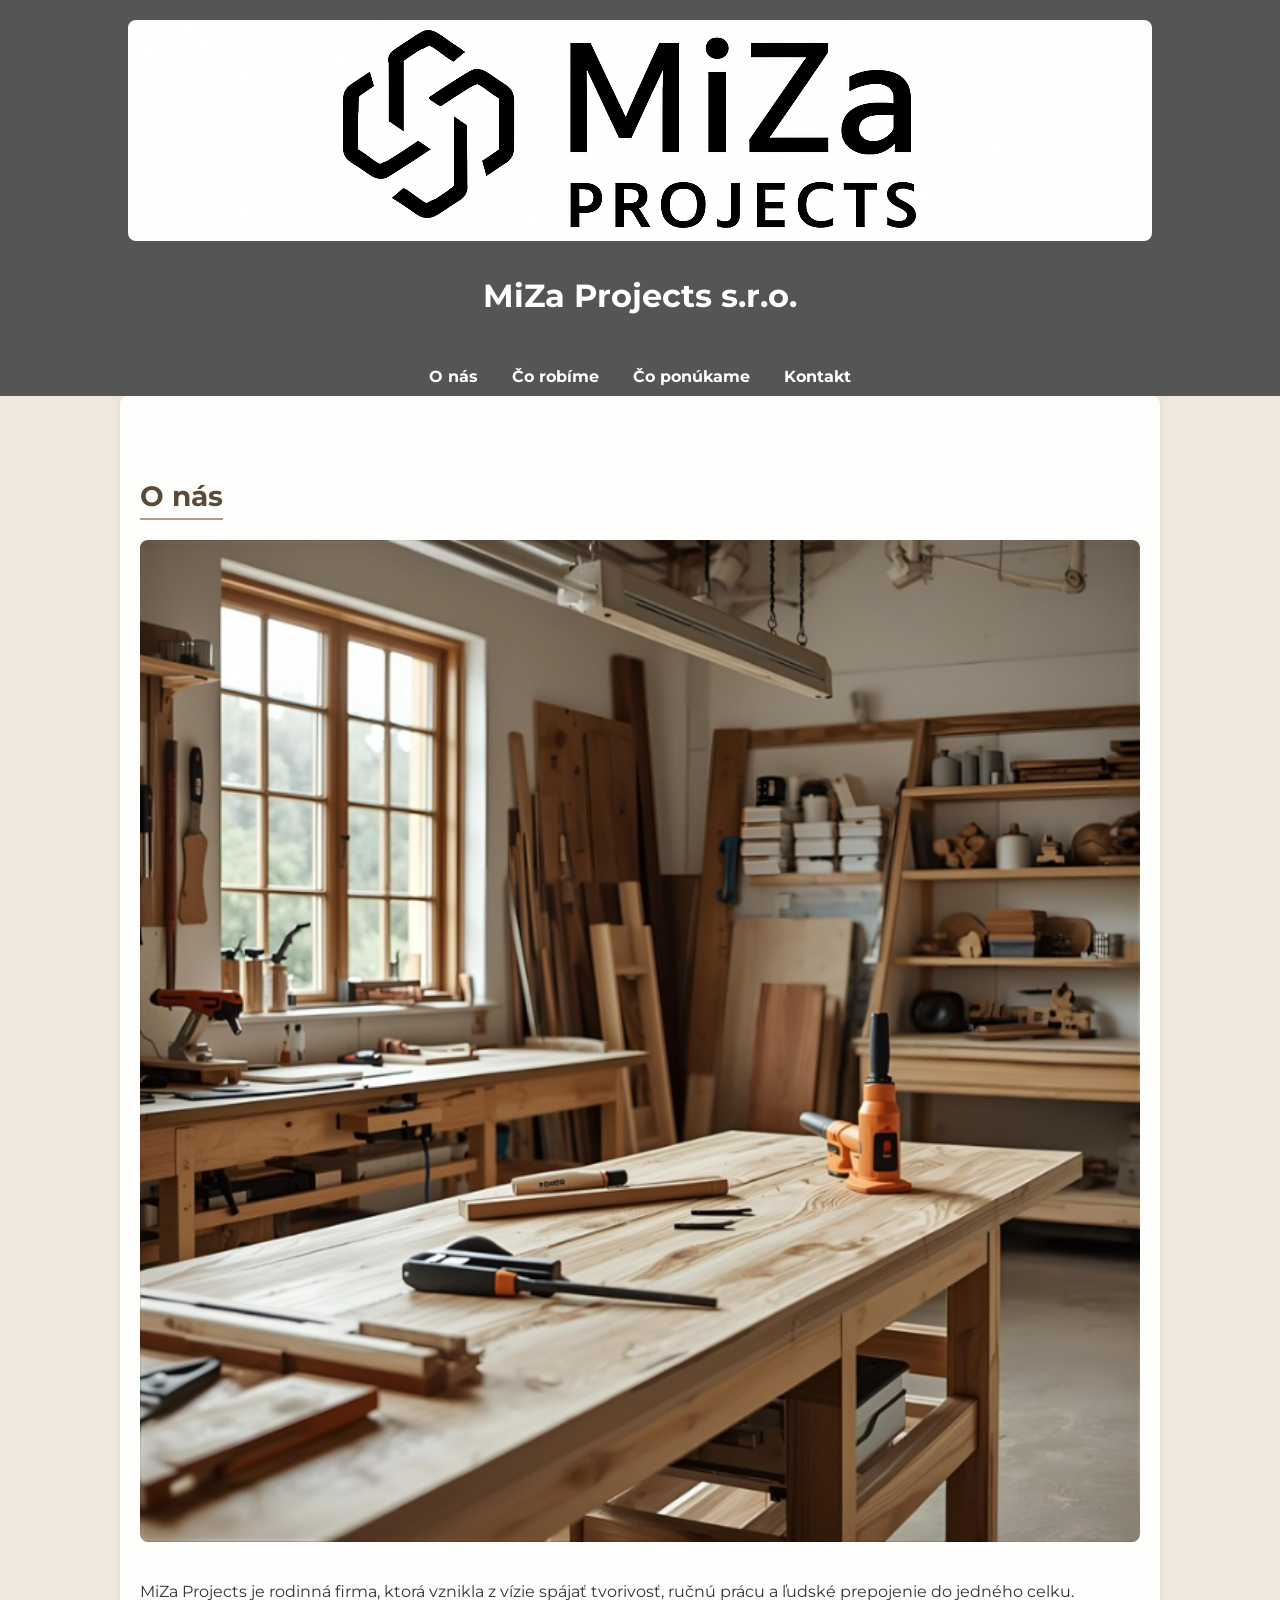
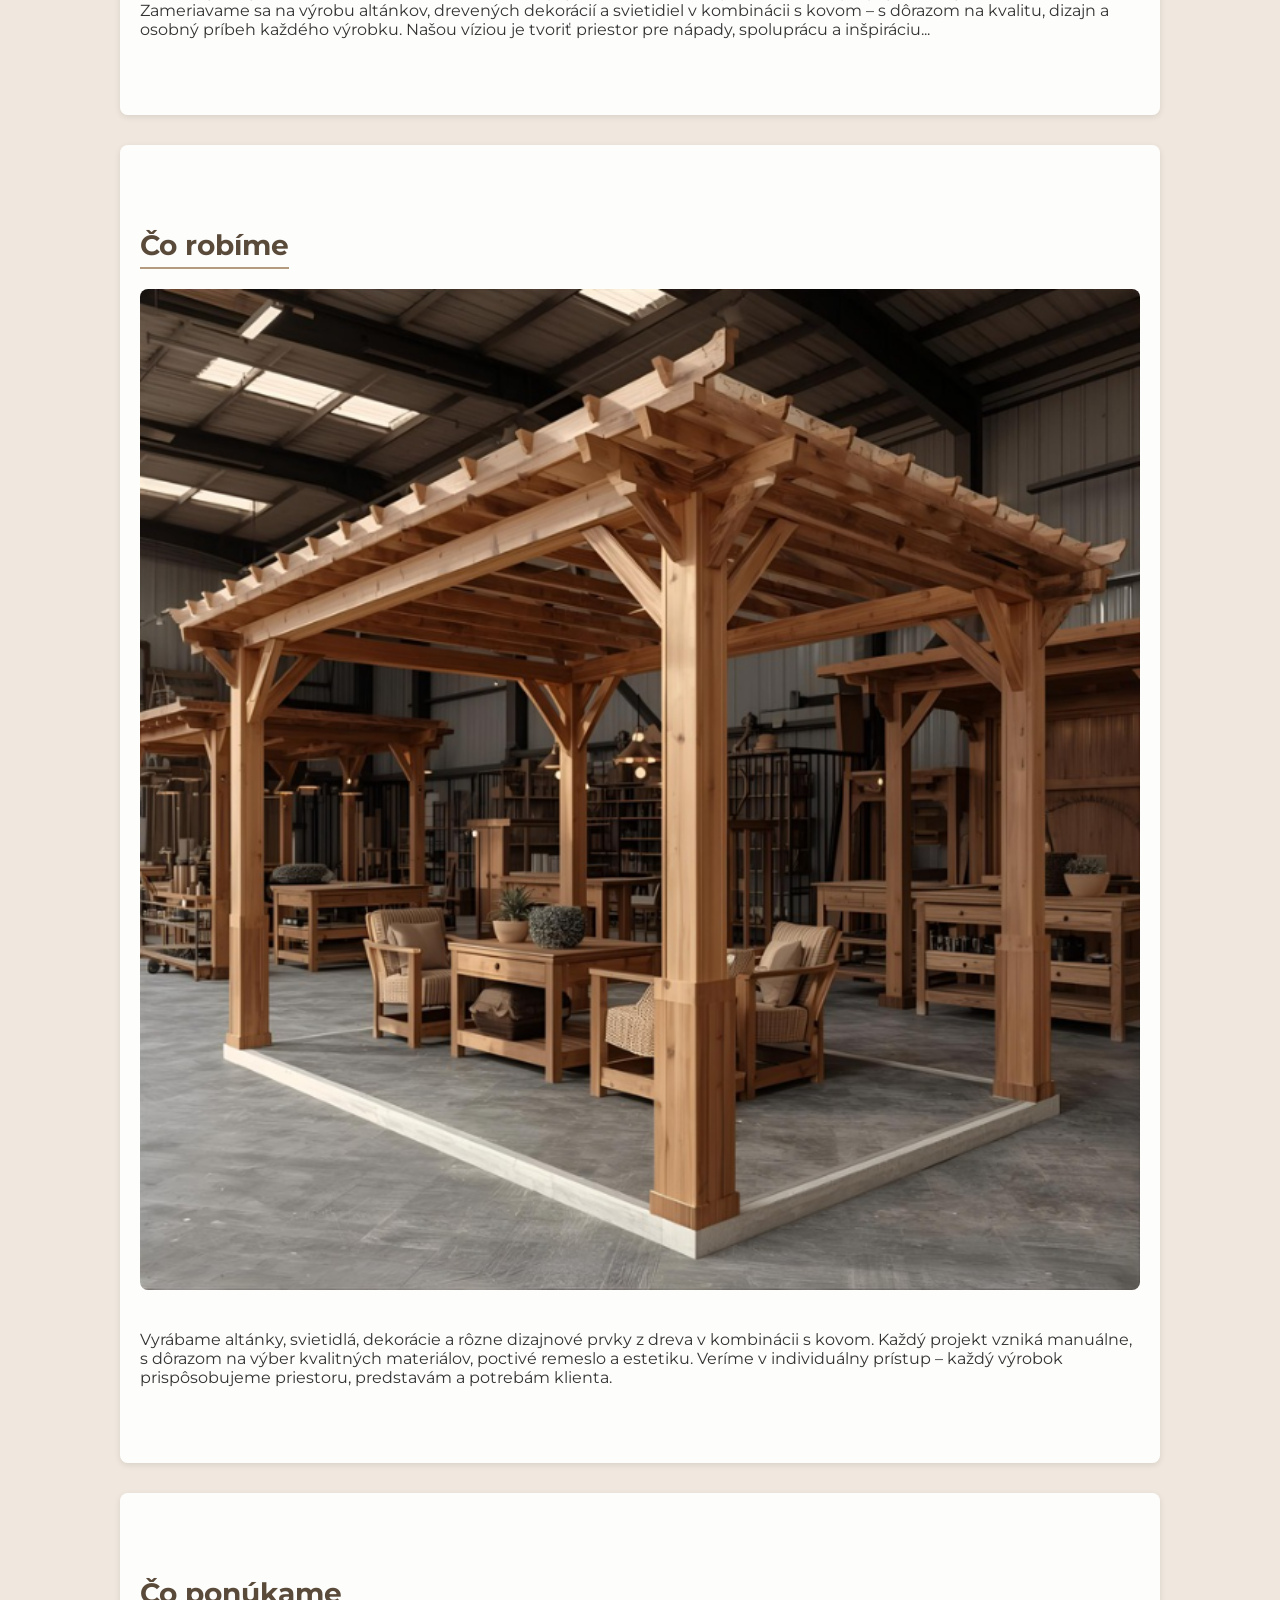
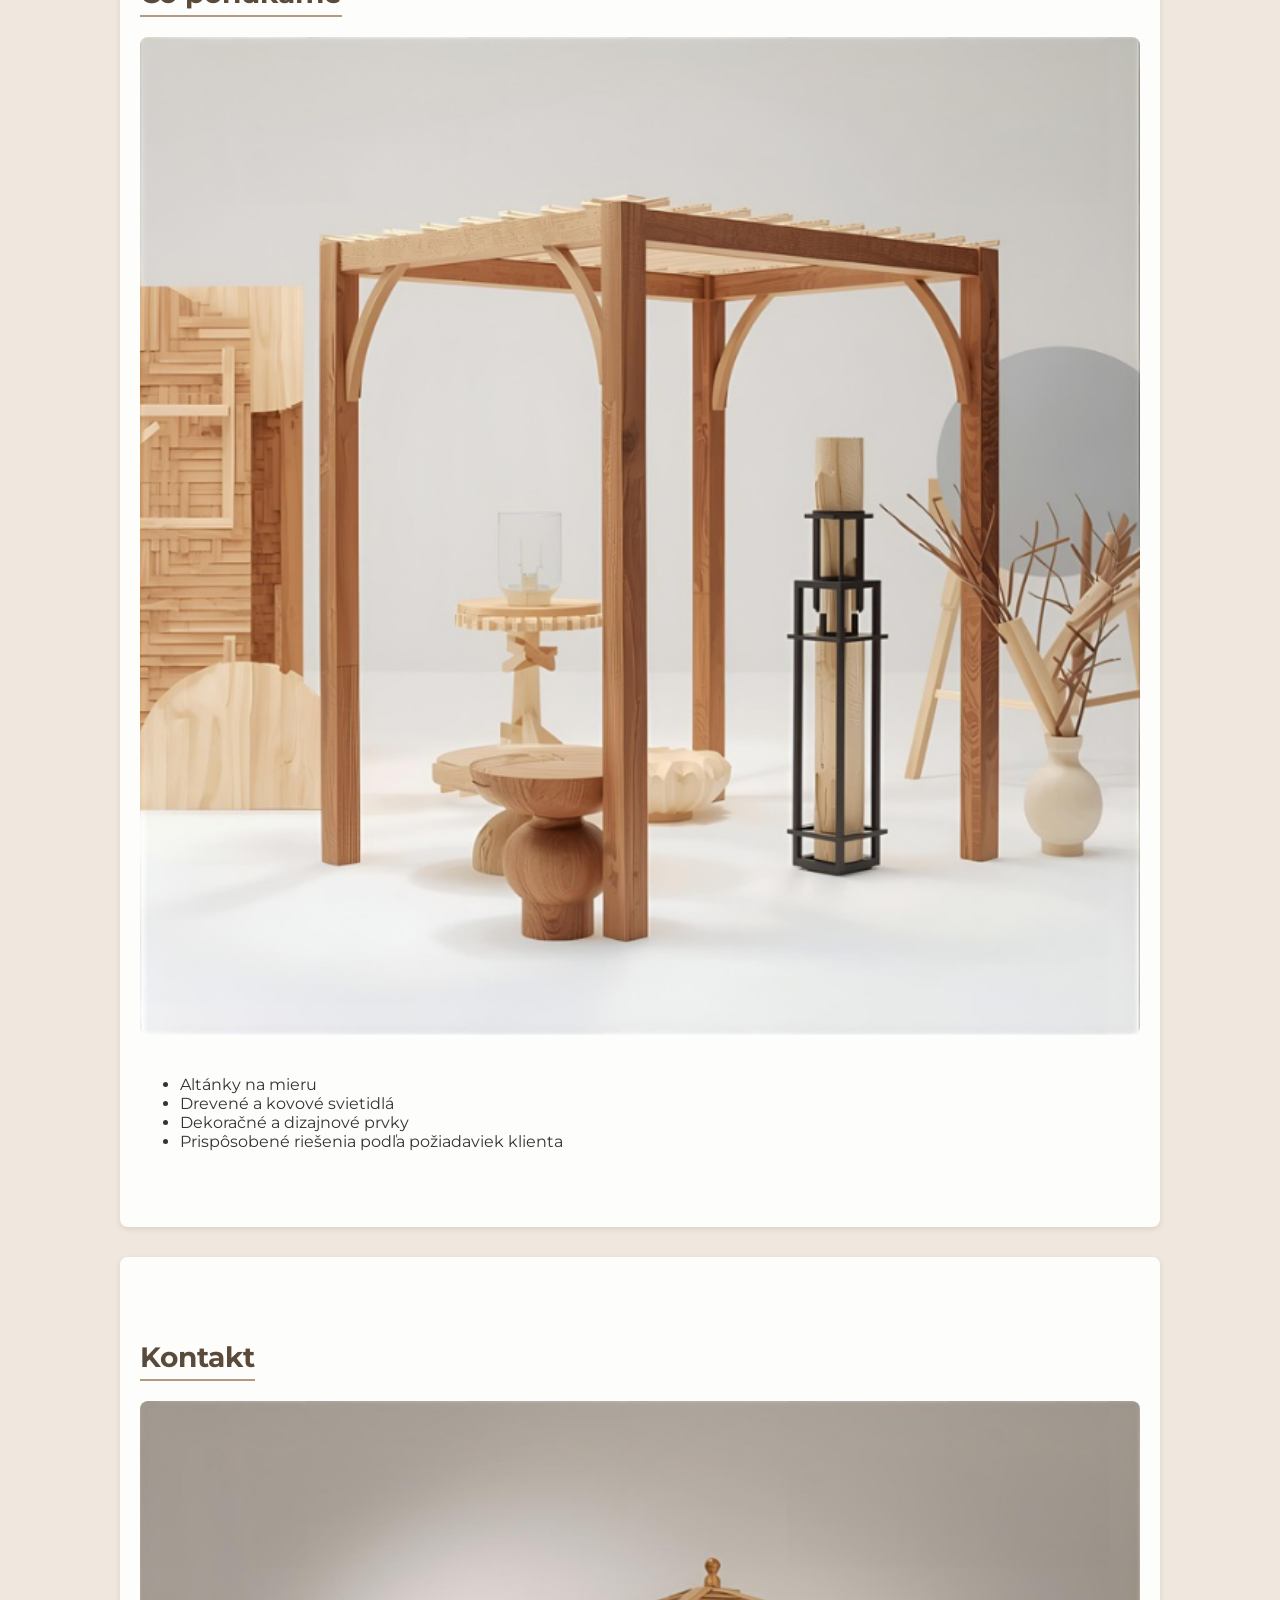
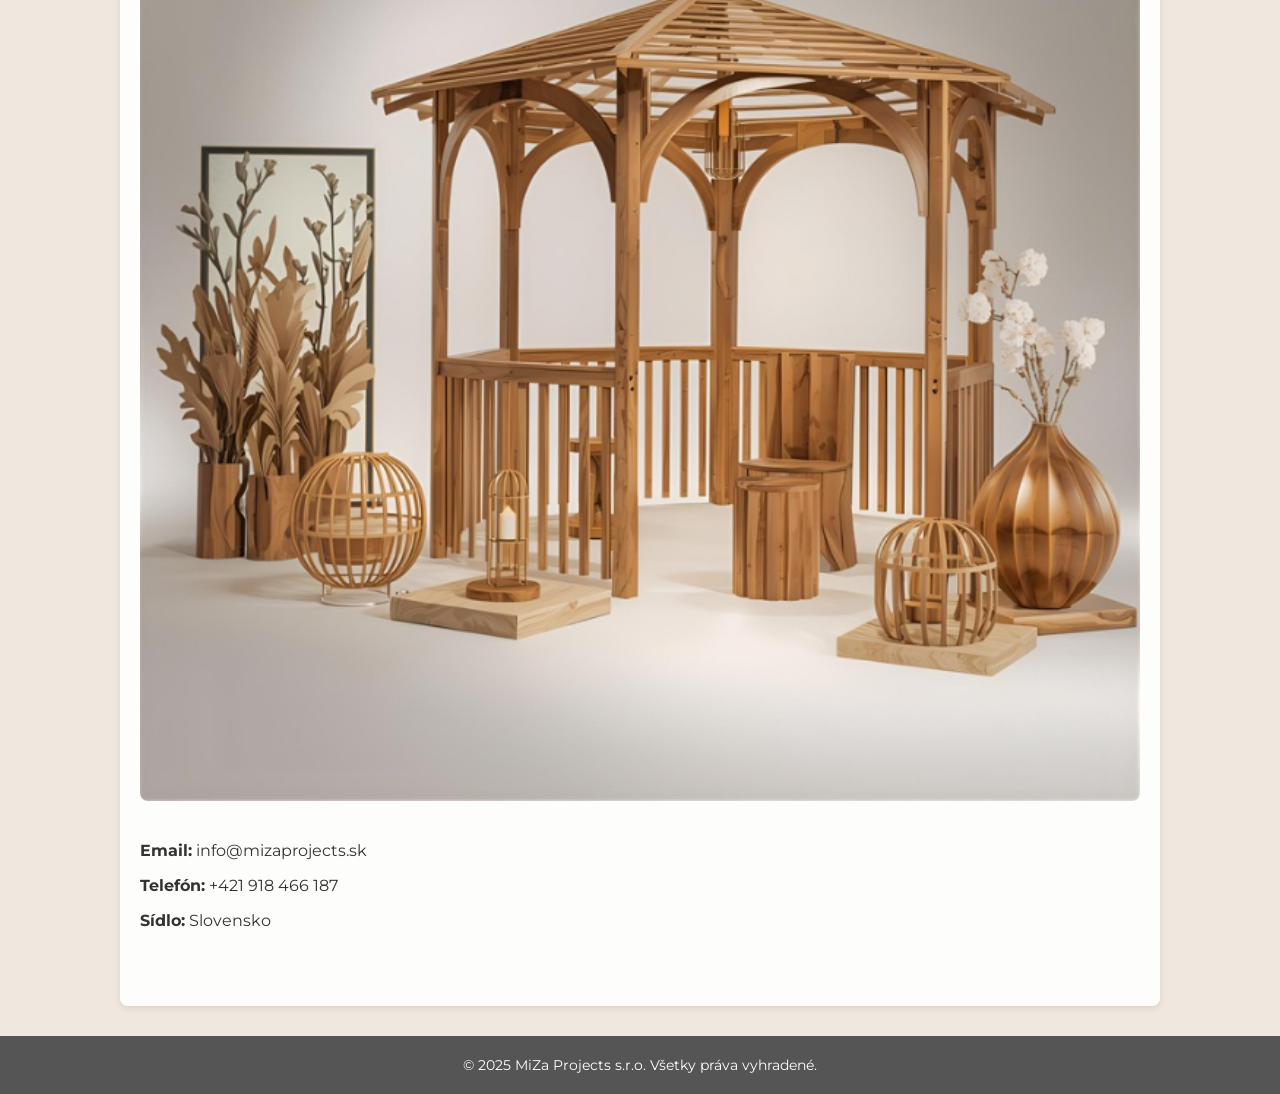
<file: index.html>
<!DOCTYPE html>
<html lang="sk">
<head>
<meta charset="UTF-8" />
<meta name="viewport" content="width=device-width, initial-scale=1.0" />
<title>MiZa Projects s.r.o.</title>
<link href="https://fonts.googleapis.com/css2?family=Montserrat:wght@400;600&display=swap" rel="stylesheet">
<style>
  body {
    margin: 0;
    font-family: 'Montserrat', sans-serif;
    background: #f0e8de url('https://www.transparenttextures.com/patterns/wood-pattern.png');
    color: #333;
  }
  header {
    background: #555;
    color: #fff;
    padding: 20px;
    text-align: center;
  }
  header img {
    max-width: 100%;
    height: auto;
    object-fit: contain;
    margin-bottom: 10px;
    border-radius: 8px;
  }
  nav {
    background: #555;
    text-align: center;
    padding: 10px 0;
  }
  nav a {
    color: #fff;
    margin: 0 15px;
    text-decoration: none;
    font-weight: bold;
  }
  section {
    padding: 60px 20px;
    max-width: 1000px;
    margin: auto;
    border-radius: 8px;
    box-shadow: 0 2px 6px rgba(0,0,0,0.1);
    background: rgba(255,255,255,0.9);
    margin-bottom: 30px;
  }
  .title {
    text-align: center;
    margin-bottom: 20px;
    color: #5a4a3a;
    font-size: 28px;
    border-bottom: 2px solid #b49a7f;
    display: inline-block;
    padding-bottom: 5px;
  }
  .section-img {
    width: 100%;
    max-height: 100%;
    object-fit: cover;
    border-radius: 8px;
    margin-bottom: 20px;
  }
  footer {
    background: #555;
    color: #fff;
    padding: 20px;
    text-align: center;
    font-size: 14px;
  }
</style>
</head>
<body>

<header>
  <img src="logo.png" alt="logo">
  <h1>MiZa Projects s.r.o.</h1>
</header>

<nav>
  <a href="#o-nas">O nás</a>
  <a href="#co-robime">Čo robíme</a>
  <a href="#ponuka">Čo ponúkame</a>
  <a href="#kontakt">Kontakt</a>
</nav>

<section id="o-nas" class="about">
  <h2 class="title">O nás</h2>
  <img src="onas.png" alt="Dielňa a nástroje" class="section-img">
  <p>MiZa Projects je rodinná firma, ktorá vznikla z vízie spájať tvorivosť, ručnú prácu a ľudské prepojenie do jedného celku. Zameriavame sa na výrobu altánkov, drevených dekorácií a svietidiel v kombinácii s kovom – s dôrazom na kvalitu, dizajn a osobný príbeh každého výrobku. Našou víziou je tvoriť priestor pre nápady, spoluprácu a inšpiráciu...</p>
</section>

<section id="co-robime" class="services">
  <h2 class="title">Čo robíme</h2>
  <img src="robime.png" alt="Výroba altánkov a svietidiel" class="section-img">
  <p>Vyrábame altánky, svietidlá, dekorácie a rôzne dizajnové prvky z dreva v kombinácii s kovom. Každý projekt vzniká manuálne, s dôrazom na výber kvalitných materiálov, poctivé remeslo a estetiku. Veríme v individuálny prístup – každý výrobok prispôsobujeme priestoru, predstavám a potrebám klienta.</p>
</section>

<section id="ponuka" class="offer">
  <h2 class="title">Čo ponúkame</h2>
  <img src="ponukame.png" alt="Produkty na mieru" class="section-img">
  <ul>
    <li>Altánky na mieru</li>
    <li>Drevené a kovové svietidlá</li>
    <li>Dekoračné a dizajnové prvky</li>
    <li>Prispôsobené riešenia podľa požiadaviek klienta</li>
  </ul>
</section>

<section id="kontakt" class="contact">
  <h2 class="title">Kontakt</h2>
  <img src="ponukame2.png" alt="Kontakt a kancelária" class="section-img">
  <p><strong>Email:</strong> info@mizaprojects.sk</p>
  <p><strong>Telefón:</strong> +421 918 466 187</p>
  <p><strong>Sídlo:</strong> Slovensko</p>
</section>

<footer>
  © 2025 MiZa Projects s.r.o. Všetky práva vyhradené.
</footer>

</body>
</html>
</file>
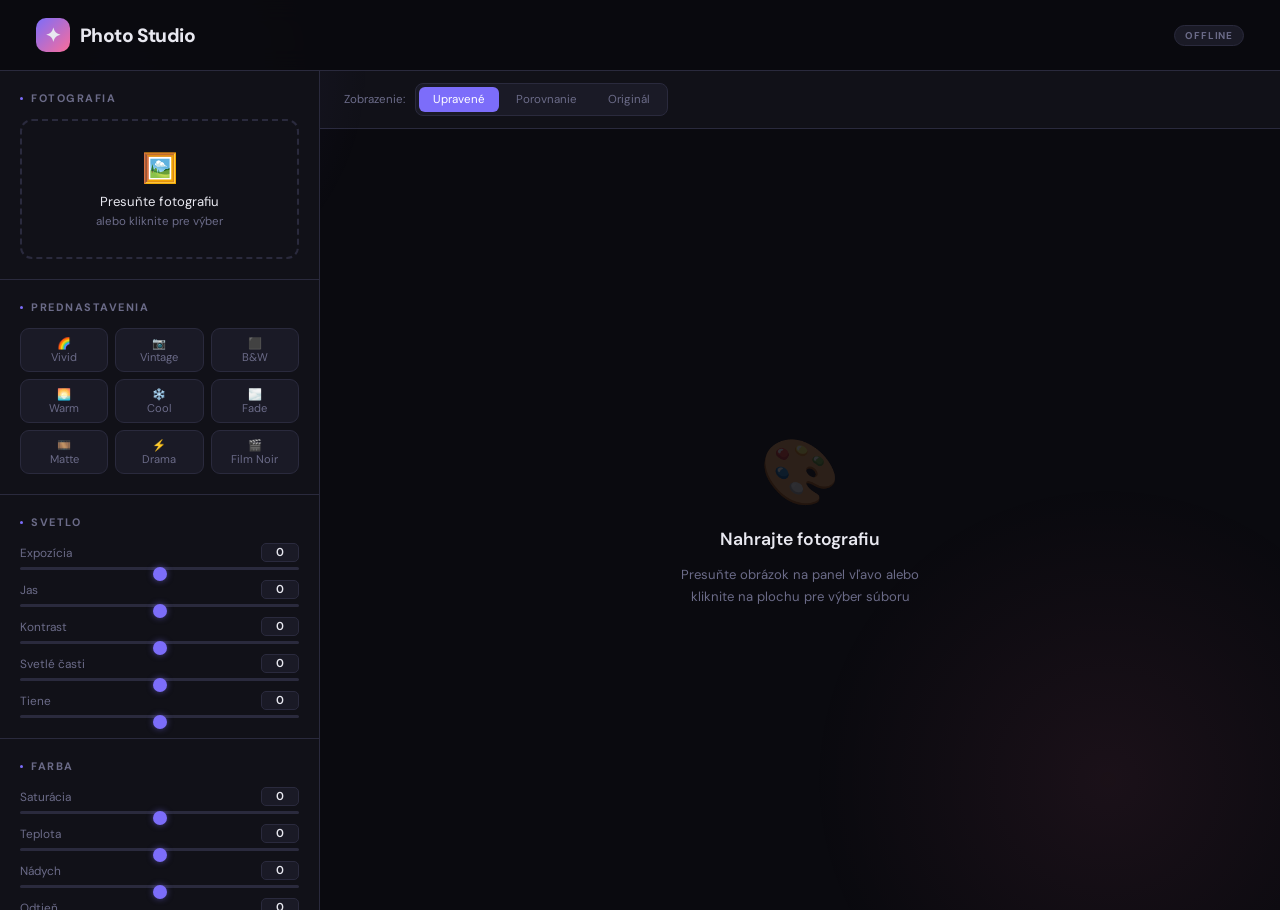
<file: photo-studio.html>
<!DOCTYPE html>
<html lang="sk">
<head>
<meta charset="UTF-8">
<meta name="viewport" content="width=device-width, initial-scale=1.0">
<title>Photo Studio — Offline</title>
<style>
@import url('https://fonts.googleapis.com/css2?family=Syne:wght@700;800&family=DM+Sans:wght@300;400;500&display=swap');

:root {
  --bg: #0a0a0f;
  --s1: #111118;
  --s2: #1a1a26;
  --border: #2a2a3d;
  --accent: #7c6dfa;
  --accent2: #fa6d9a;
  --text: #e8e8f0;
  --muted: #6b6b88;
  --success: #4ade80;
  --warn: #fbbf24;
}
* { box-sizing: border-box; margin: 0; padding: 0; }
body { background: var(--bg); color: var(--text); font-family: 'DM Sans', 'Segoe UI', sans-serif; min-height: 100vh; overflow-x: hidden; }

.glow { position: fixed; pointer-events: none; border-radius: 50%; }
.gl { top:-20%; left:-10%; width:500px; height:500px; background: radial-gradient(circle,rgba(124,109,250,.11) 0%,transparent 70%); }
.gr { bottom:-20%; right:-10%; width:600px; height:600px; background: radial-gradient(circle,rgba(250,109,154,.07) 0%,transparent 70%); }

header {
  display: flex; align-items: center; justify-content: space-between;
  padding: 18px 36px;
  border-bottom: 1px solid var(--border);
  background: rgba(10,10,15,.92);
  backdrop-filter: blur(12px);
  position: sticky; top: 0; z-index: 100;
}
.logo { display: flex; align-items: center; gap: 10px; font-weight: 800; font-size: 1.2rem; letter-spacing: -.03em; }
.logo-icon { width: 34px; height: 34px; background: linear-gradient(135deg,var(--accent),var(--accent2)); border-radius: 10px; display: flex; align-items: center; justify-content: center; }
.badge { font-size: .62rem; font-weight: 700; padding: 3px 10px; background: var(--s2); border: 1px solid var(--border); border-radius: 20px; color: var(--muted); letter-spacing: .08em; }

.layout { display: grid; grid-template-columns: 320px 1fr; gap: 0; min-height: calc(100vh - 61px); }

/* SIDEBAR */
.sidebar {
  background: var(--s1);
  border-right: 1px solid var(--border);
  display: flex; flex-direction: column;
  overflow-y: auto; height: calc(100vh - 61px);
  position: sticky; top: 61px;
}
.sidebar::-webkit-scrollbar { width: 4px; }
.sidebar::-webkit-scrollbar-track { background: var(--s1); }
.sidebar::-webkit-scrollbar-thumb { background: var(--border); border-radius: 2px; }

.section { padding: 20px; border-bottom: 1px solid var(--border); }
.section-title {
  font-size: .68rem; font-weight: 700; letter-spacing: .14em;
  text-transform: uppercase; color: var(--muted);
  margin-bottom: 14px;
  display: flex; align-items: center; gap: 8px;
}
.section-title::before { content: ''; width: 3px; height: 3px; border-radius: 50%; background: var(--accent); display: inline-block; }

/* Upload zone */
.dropzone {
  border: 2px dashed var(--border);
  border-radius: 12px; padding: 28px 16px;
  text-align: center; cursor: pointer;
  transition: all .3s; position: relative;
  overflow: hidden;
}
.dropzone:hover, .dropzone.drag { border-color: var(--accent); background: rgba(124,109,250,.05); }
.dropzone.has { padding: 0; cursor: default; border-style: solid; }
.dropzone img { width: 100%; max-height: 180px; object-fit: contain; border-radius: 10px; display: block; }
.dz-icon { font-size: 1.8rem; animation: float 3s ease-in-out infinite; margin-bottom: 6px; }
.dz-text { font-size: .82rem; margin-bottom: 4px; }
.dz-sub { font-size: .72rem; color: var(--muted); }
.dz-change { position: absolute; top: 6px; right: 6px; background: rgba(0,0,0,.75); border: none; color: var(--text); border-radius: 7px; padding: 3px 9px; cursor: pointer; font-size: .68rem; font-family: inherit; }

/* Presets */
.presets-grid { display: grid; grid-template-columns: repeat(3, 1fr); gap: 7px; }
.preset-btn {
  padding: 7px 4px; background: var(--s2); border: 1px solid var(--border);
  border-radius: 9px; color: var(--muted); font-size: .7rem;
  cursor: pointer; font-family: inherit; transition: all .2s; text-align: center;
}
.preset-btn:hover { border-color: var(--accent); color: var(--text); }
.preset-btn.active { border-color: var(--accent); background: rgba(124,109,250,.15); color: var(--accent); }

/* Sliders */
.slider-row { display: flex; flex-direction: column; gap: 10px; }
.slider-item { display: flex; flex-direction: column; gap: 5px; }
.slider-header { display: flex; justify-content: space-between; align-items: center; }
.slider-label { font-size: .74rem; color: var(--muted); }
.slider-val {
  font-size: .72rem; font-weight: 600; color: var(--text);
  background: var(--s2); border: 1px solid var(--border);
  border-radius: 5px; padding: 1px 7px; min-width: 38px; text-align: center;
}
input[type=range] {
  -webkit-appearance: none; width: 100%; height: 3px;
  background: var(--border); border-radius: 2px; outline: none; cursor: pointer;
}
input[type=range]::-webkit-slider-thumb {
  -webkit-appearance: none; width: 14px; height: 14px;
  background: var(--accent); border-radius: 50%; cursor: pointer;
  box-shadow: 0 0 6px rgba(124,109,250,.5);
}
input[type=range]::-webkit-slider-runnable-track { height: 3px; border-radius: 2px; }

/* Reset btn */
.reset-btn {
  width: 100%; padding: 10px;
  background: transparent; border: 1px solid var(--border);
  border-radius: 10px; color: var(--muted); font-size: .78rem;
  cursor: pointer; font-family: inherit; transition: all .2s;
}
.reset-btn:hover { border-color: #ff6b6b; color: #ff6b6b; }

/* Action buttons */
.action-row { display: flex; gap: 8px; flex-direction: column; padding: 16px 20px; }
.primary-btn {
  padding: 13px; background: linear-gradient(135deg,var(--accent),var(--accent2));
  border: none; border-radius: 11px; color: #fff;
  font-weight: 700; font-size: .88rem; cursor: pointer;
  font-family: inherit; transition: all .3s; letter-spacing: .03em;
  display: flex; align-items: center; justify-content: center; gap: 8px;
}
.primary-btn:disabled { background: var(--s2); color: var(--muted); cursor: not-allowed; }
.primary-btn:not(:disabled):hover { transform: translateY(-2px); box-shadow: 0 10px 28px rgba(124,109,250,.4); }
.secondary-btn {
  padding: 11px; background: var(--s2); border: 1px solid var(--border);
  border-radius: 11px; color: var(--text); font-size: .82rem;
  cursor: pointer; font-family: inherit; transition: all .2s;
  display: flex; align-items: center; justify-content: center; gap: 8px;
  text-decoration: none;
}
.secondary-btn:hover { border-color: var(--success); color: var(--success); }
.secondary-btn:disabled { opacity: .4; cursor: not-allowed; pointer-events: none; }

/* CANVAS AREA */
.canvas-area {
  display: flex; flex-direction: column;
  background: var(--bg); flex: 1;
}
.canvas-toolbar {
  display: flex; align-items: center; gap: 10px;
  padding: 12px 24px; border-bottom: 1px solid var(--border);
  background: var(--s1); flex-wrap: wrap;
}
.tool-label { font-size: .72rem; color: var(--muted); }
.toggle-group { display: flex; gap: 3px; background: var(--s2); border: 1px solid var(--border); border-radius: 8px; padding: 3px; }
.toggle-btn {
  padding: 5px 14px; border: none; border-radius: 6px;
  background: transparent; color: var(--muted);
  font-size: .72rem; cursor: pointer; font-family: inherit; transition: all .2s;
}
.toggle-btn.on { background: var(--accent); color: #fff; }
.spacer { flex: 1; }
.img-info { font-size: .7rem; color: var(--muted); }

.canvas-wrap {
  flex: 1; display: flex; align-items: center; justify-content: center;
  padding: 32px; position: relative;
}
.canvas-inner { position: relative; display: inline-block; max-width: 100%; }
#mainCanvas {
  max-width: 100%; max-height: calc(100vh - 180px);
  border-radius: 12px;
  box-shadow: 0 24px 80px rgba(0,0,0,.6);
  display: block;
}
.canvas-empty {
  display: flex; flex-direction: column; align-items: center;
  gap: 14px; color: var(--muted); text-align: center;
}
.canvas-empty .big-icon { font-size: 4rem; opacity: .15; }
.canvas-empty h2 { font-size: 1.1rem; font-weight: 600; color: var(--text); }
.canvas-empty p { font-size: .82rem; line-height: 1.7; max-width: 260px; }

/* Compare slider overlay */
#compareCanvas {
  position: absolute; top: 0; left: 0;
  max-width: 100%; max-height: calc(100vh - 180px);
  border-radius: 12px; display: none; pointer-events: none;
}
.compare-line {
  position: absolute; top: 0; bottom: 0; width: 3px;
  background: white; cursor: ew-resize; display: none;
  box-shadow: 0 0 10px rgba(0,0,0,.5);
  z-index: 10;
}
.compare-handle {
  position: absolute; top: 50%; left: 50%;
  transform: translate(-50%, -50%);
  width: 36px; height: 36px;
  background: white; border-radius: 50%;
  display: flex; align-items: center; justify-content: center;
  font-size: .9rem; box-shadow: 0 2px 12px rgba(0,0,0,.4);
  color: #333;
}
.compare-lbl-l, .compare-lbl-r {
  position: absolute; top: 12px;
  font-size: .6rem; font-weight: 700; letter-spacing: .1em;
  background: rgba(0,0,0,.7); padding: 3px 8px; border-radius: 6px;
  display: none; z-index: 11;
}
.compare-lbl-l { left: 12px; color: #aaa; }
.compare-lbl-r { right: 12px; color: var(--accent); }

/* History strip */
.history-bar {
  padding: 12px 20px;
  border-top: 1px solid var(--border);
  background: var(--s1);
  display: none;
}
.history-bar.visible { display: block; }
.history-title { font-size: .65rem; color: var(--muted); letter-spacing: .1em; text-transform: uppercase; margin-bottom: 10px; }
.history-scroll { display: flex; gap: 8px; overflow-x: auto; padding-bottom: 4px; }
.history-scroll::-webkit-scrollbar { height: 3px; }
.history-scroll::-webkit-scrollbar-thumb { background: var(--border); border-radius: 2px; }
.hist-thumb {
  flex: 0 0 60px; height: 60px; border-radius: 8px;
  overflow: hidden; border: 2px solid var(--border);
  cursor: pointer; transition: border-color .2s;
}
.hist-thumb:hover { border-color: var(--accent); }
.hist-thumb img { width: 100%; height: 100%; object-fit: cover; }

/* Special effects buttons */
.effects-grid { display: grid; grid-template-columns: repeat(2, 1fr); gap: 7px; }
.fx-btn {
  padding: 9px 6px; background: var(--s2); border: 1px solid var(--border);
  border-radius: 9px; color: var(--muted); font-size: .68rem;
  cursor: pointer; font-family: inherit; transition: all .2s; text-align: center;
  line-height: 1.4;
}
.fx-btn:hover { border-color: var(--accent2); color: var(--text); background: rgba(250,109,154,.08); }
.fx-btn.active { border-color: var(--accent2); background: rgba(250,109,154,.15); color: var(--accent2); }

/* Avatar crop controls */
.avatar-controls { display: flex; flex-direction: column; gap: 8px; margin-top: 10px; }
.avatar-controls label { font-size: .72rem; color: var(--muted); }
.shape-row { display: flex; gap: 6px; }
.shape-btn {
  flex: 1; padding: 6px; background: var(--s2); border: 1px solid var(--border);
  border-radius: 7px; color: var(--muted); font-size: .7rem;
  cursor: pointer; font-family: inherit; transition: all .2s; text-align: center;
}
.shape-btn.active { border-color: var(--accent); color: var(--accent); background: rgba(124,109,250,.12); }

/* Toast */
#toast {
  position: fixed; bottom: 28px; left: 50%;
  transform: translateX(-50%) translateY(100px);
  background: var(--accent); color: #fff;
  padding: 11px 22px; border-radius: 10px;
  font-size: .82rem; z-index: 9999;
  box-shadow: 0 8px 28px rgba(0,0,0,.4);
  transition: transform .4s cubic-bezier(.34,1.56,.64,1);
  pointer-events: none;
}
#toast.show { transform: translateX(-50%) translateY(0); }

@keyframes float { 0%,100%{transform:translateY(0)} 50%{transform:translateY(-7px)} }

@media(max-width:700px) {
  .layout { grid-template-columns: 1fr; }
  .sidebar { height: auto; position: static; }
  header { padding: 14px 16px; }
  .canvas-wrap { padding: 16px; }
}
</style>
</head>
<body>
<div class="glow gl"></div>
<div class="glow gr"></div>

<header>
  <div class="logo">
    <div class="logo-icon">✦</div>
    Photo Studio
  </div>
  <span class="badge">OFFLINE</span>
</header>

<div class="layout">
  <!-- SIDEBAR -->
  <div class="sidebar">

    <!-- Upload -->
    <div class="section">
      <div class="section-title">Fotografia</div>
      <div class="dropzone" id="dropzone"
        onclick="dzClick()" ondragover="dzDragOver(event)"
        ondragleave="dzDragLeave()" ondrop="dzDrop(event)">
        <div class="dz-icon">🖼️</div>
        <div class="dz-text">Presuňte fotografiu</div>
        <div class="dz-sub">alebo kliknite pre výber</div>
      </div>
      <input type="file" id="fileInput" accept="image/*" style="display:none" onchange="onFile(event)">
    </div>

    <!-- Presets -->
    <div class="section">
      <div class="section-title">Prednastavenia</div>
      <div class="presets-grid" id="presetsGrid"></div>
    </div>

    <!-- Light -->
    <div class="section">
      <div class="section-title">Svetlo</div>
      <div class="slider-row" id="lightSliders"></div>
    </div>

    <!-- Color -->
    <div class="section">
      <div class="section-title">Farba</div>
      <div class="slider-row" id="colorSliders"></div>
    </div>

    <!-- Effects -->
    <div class="section">
      <div class="section-title">Efekty</div>
      <div class="slider-row" id="effectSliders"></div>
    </div>

    <!-- Special Effects -->
    <div class="section">
      <div class="section-title">Umelecké efekty</div>
      <div class="effects-grid">
        <button class="fx-btn" id="fx_none"       onclick="setFx('none',this)">🚫<br>Žiadny</button>
        <button class="fx-btn" id="fx_pencil"     onclick="setFx('pencil',this)">✏️<br>Ceruzka</button>
        <button class="fx-btn" id="fx_sketch"     onclick="setFx('sketch',this)">🖊️<br>Skica</button>
        <button class="fx-btn" id="fx_watercolor" onclick="setFx('watercolor',this)">🎨<br>Akvarely</button>
        <button class="fx-btn" id="fx_popart"     onclick="setFx('popart',this)">🟡<br>Pop Art</button>
        <button class="fx-btn" id="fx_pixel"      onclick="setFx('pixel',this)">👾<br>Pixel Art</button>
        <button class="fx-btn" id="fx_emboss"     onclick="setFx('emboss',this)">🪨<br>Reliéf</button>
        <button class="fx-btn" id="fx_neon"       onclick="setFx('neon',this)">💜<br>Neon</button>
        <button class="fx-btn" id="fx_duotone"    onclick="setFx('duotone',this)">🎭<br>Duotón</button>
        <button class="fx-btn" id="fx_thermal"    onclick="setFx('thermal',this)">🌡️<br>Termálny</button>
      </div>
      <div id="pixelSizeRow" style="display:none; flex-direction:column; gap:6px; margin-top:10px;">
        <div class="slider-header">
          <span class="slider-label">Veľkosť pixela</span>
          <span class="slider-val" id="val_pixelSize">8</span>
        </div>
        <input type="range" id="sl_pixelSize" min="2" max="64" step="1" value="8"
          oninput="onPixelSize(this.value)">
      </div>
    </div>

    <!-- Avatar -->
    <div class="section">
      <div class="section-title">Avatar / Profilová fotka</div>
      <div class="avatar-controls">
        <label>Tvar výrezu:</label>
        <div class="shape-row">
          <button class="shape-btn active" id="shape_off"    onclick="setShape('off',this)">Vypnutý</button>
          <button class="shape-btn"        id="shape_circle" onclick="setShape('circle',this)">⭕ Kruh</button>
          <button class="shape-btn"        id="shape_square" onclick="setShape('square',this)">⬛ Štvorec</button>
        </div>
        <div id="avatarBgRow" style="display:none; flex-direction:column; gap:6px;">
          <label>Farba pozadia:</label>
          <div style="display:flex; gap:6px; flex-wrap:wrap;" id="bgColorRow">
            <div class="bg-swatch active" data-color="transparent" onclick="setBgColor('transparent',this)" style="width:24px;height:24px;border-radius:5px;border:2px solid var(--accent);background:repeating-conic-gradient(#aaa 0% 25%,#fff 0% 50%) 0 0/10px 10px;cursor:pointer;"></div>
            <div class="bg-swatch" data-color="#ffffff" onclick="setBgColor('#ffffff',this)" style="width:24px;height:24px;border-radius:5px;border:2px solid var(--border);background:#ffffff;cursor:pointer;"></div>
            <div class="bg-swatch" data-color="#000000" onclick="setBgColor('#000000',this)" style="width:24px;height:24px;border-radius:5px;border:2px solid var(--border);background:#000000;cursor:pointer;"></div>
            <div class="bg-swatch" data-color="#7c6dfa" onclick="setBgColor('#7c6dfa',this)" style="width:24px;height:24px;border-radius:5px;border:2px solid var(--border);background:#7c6dfa;cursor:pointer;"></div>
            <div class="bg-swatch" data-color="#fa6d9a" onclick="setBgColor('#fa6d9a',this)" style="width:24px;height:24px;border-radius:5px;border:2px solid var(--border);background:#fa6d9a;cursor:pointer;"></div>
            <div class="bg-swatch" data-color="#1a1a2e" onclick="setBgColor('#1a1a2e',this)" style="width:24px;height:24px;border-radius:5px;border:2px solid var(--border);background:#1a1a2e;cursor:pointer;"></div>
            <input type="color" value="#ff0000" oninput="setBgColor(this.value,null)" style="width:24px;height:24px;border:none;padding:0;border-radius:5px;cursor:pointer;background:none;" title="Vlastná farba">
          </div>
        </div>
      </div>
    </div>

    <!-- Reset -->
    <div class="section">
      <button class="reset-btn" onclick="resetAll()">↺ Resetovať všetky úpravy</button>
    </div>

    <!-- Actions -->
    <div class="action-row">
      <button class="primary-btn" id="applyBtn" onclick="applyAndSave()" disabled>
        ⬇ Stiahnuť upravenú fotografiu
      </button>
    </div>

  </div>

  <!-- CANVAS AREA -->
  <div class="canvas-area">
    <div class="canvas-toolbar">
      <span class="tool-label">Zobrazenie:</span>
      <div class="toggle-group">
        <button class="toggle-btn on" onclick="setMode('edit',this)">Upravené</button>
        <button class="toggle-btn" onclick="setMode('compare',this)">Porovnanie</button>
        <button class="toggle-btn" onclick="setMode('original',this)">Originál</button>
      </div>
      <div class="spacer"></div>
      <span class="img-info" id="imgInfo"></span>
    </div>

    <div class="canvas-wrap" id="canvasWrap">
      <div class="canvas-empty" id="emptyState">
        <div class="big-icon">🎨</div>
        <h2>Nahrajte fotografiu</h2>
        <p>Presuňte obrázok na panel vľavo alebo kliknite na plochu pre výber súboru</p>
      </div>
      <div class="canvas-inner" id="canvasInner" style="display:none">
        <canvas id="mainCanvas"></canvas>
        <canvas id="compareCanvas"></canvas>
        <div class="compare-line" id="compareLine">
          <div class="compare-handle">⇔</div>
        </div>
        <div class="compare-lbl-l" id="lblL">ORIGINÁL</div>
        <div class="compare-lbl-r" id="lblR">UPRAVENÉ ✦</div>
      </div>
    </div>

    <div class="history-bar" id="historyBar">
      <div class="history-title">História úprav</div>
      <div class="history-scroll" id="histScroll"></div>
    </div>
  </div>
</div>

<div id="toast"></div>

<script>
// ─── STATE ───────────────────────────────────────────────────
let originalImg = null;
let historyStack = [];
let displayMode = 'edit';
let comparePos = 0.5;
let isDraggingCompare = false;
let activePreset = null;
let renderRAF = null;
let activeFx = 'none';
let avatarShape = 'off';
let avatarBgColor = 'transparent';
let pixelSize = 8;

const defaults = {
  brightness: 0, contrast: 0, exposure: 0,
  highlights: 0, shadows: 0,
  saturation: 0, hue: 0, temperature: 0, tint: 0,
  sharpness: 0, blur: 0, vignette: 0,
  sepia: 0, grayscale: 0, grain: 0
};
let vals = {...defaults};

// ─── SLIDER DEFINITIONS ──────────────────────────────────────
const lightDefs = [
  {id:'exposure',    label:'Expozícia',   min:-100, max:100, step:1},
  {id:'brightness',  label:'Jas',         min:-100, max:100, step:1},
  {id:'contrast',    label:'Kontrast',    min:-100, max:100, step:1},
  {id:'highlights',  label:'Svetlé časti',min:-100, max:100, step:1},
  {id:'shadows',     label:'Tiene',       min:-100, max:100, step:1},
];
const colorDefs = [
  {id:'saturation',  label:'Saturácia',   min:-100, max:100, step:1},
  {id:'temperature', label:'Teplota',     min:-100, max:100, step:1},
  {id:'tint',        label:'Nádych',      min:-100, max:100, step:1},
  {id:'hue',         label:'Odtieň',      min:-180, max:180, step:1},
];
const effectDefs = [
  {id:'vignette',    label:'Vineta',      min:0,    max:100, step:1},
  {id:'grain',       label:'Zrno',        min:0,    max:100, step:1},
  {id:'blur',        label:'Rozmazanie',  min:0,    max:100, step:1},
  {id:'sepia',       label:'Sépia',       min:0,    max:100, step:1},
  {id:'grayscale',   label:'Čiernobiela', min:0,    max:100, step:1},
];

// ─── PRESETS ─────────────────────────────────────────────────
const presets = [
  {name:'Vivid',    icon:'🌈', v:{saturation:40,contrast:20,brightness:5}},
  {name:'Vintage',  icon:'📷', v:{sepia:35,saturation:-20,contrast:15,grain:25,vignette:40,brightness:-5}},
  {name:'B&W',      icon:'⬛', v:{grayscale:100,contrast:25}},
  {name:'Warm',     icon:'🌅', v:{temperature:50,saturation:15,brightness:5}},
  {name:'Cool',     icon:'❄️', v:{temperature:-50,saturation:10,brightness:5}},
  {name:'Fade',     icon:'🌫️', v:{contrast:-30,brightness:15,saturation:-25}},
  {name:'Matte',    icon:'🎞️', v:{contrast:-20,brightness:8,saturation:-15,grain:15,vignette:20}},
  {name:'Drama',    icon:'⚡', v:{contrast:50,saturation:20,shadows:-30,highlights:20,vignette:50}},
  {name:'Film Noir',icon:'🎬', v:{grayscale:100,contrast:60,vignette:70,grain:30}},
];

// ─── INIT ─────────────────────────────────────────────────────
window.onload = () => {
  buildSliders('lightSliders', lightDefs);
  buildSliders('colorSliders', colorDefs);
  buildSliders('effectSliders', effectDefs);
  buildPresets();
  setupCompareDrag();
};

function buildSliders(containerId, defs) {
  const wrap = document.getElementById(containerId);
  defs.forEach(d => {
    const row = document.createElement('div');
    row.className = 'slider-item';
    row.innerHTML = `
      <div class="slider-header">
        <span class="slider-label">${d.label}</span>
        <span class="slider-val" id="val_${d.id}">0</span>
      </div>
      <input type="range" id="sl_${d.id}"
        min="${d.min}" max="${d.max}" step="${d.step}" value="0"
        oninput="onSlider('${d.id}', this.value)">
    `;
    wrap.appendChild(row);
  });
}

function buildPresets() {
  const grid = document.getElementById('presetsGrid');
  presets.forEach((p, i) => {
    const btn = document.createElement('button');
    btn.className = 'preset-btn';
    btn.id = `preset_${i}`;
    btn.innerHTML = `${p.icon}<br>${p.name}`;
    btn.onclick = () => applyPreset(i);
    grid.appendChild(btn);
  });
}

// ─── DROP / UPLOAD ────────────────────────────────────────────
function dzClick() {
  if (!originalImg) document.getElementById('fileInput').click();
}
function dzDragOver(e) { e.preventDefault(); document.getElementById('dropzone').classList.add('drag'); }
function dzDragLeave()  { document.getElementById('dropzone').classList.remove('drag'); }
function dzDrop(e) {
  e.preventDefault();
  document.getElementById('dropzone').classList.remove('drag');
  const f = e.dataTransfer.files[0];
  if (f && f.type.startsWith('image/')) loadFile(f);
  else toast('Nahrajte obrázok (PNG, JPG, WebP)');
}
function onFile(e) { if (e.target.files[0]) loadFile(e.target.files[0]); }

function loadFile(file) {
  const reader = new FileReader();
  reader.onload = e => {
    const img = new Image();
    img.onload = () => {
      originalImg = img;
      document.getElementById('imgInfo').textContent = `${img.width} × ${img.height}px`;
      document.getElementById('emptyState').style.display = 'none';
      document.getElementById('canvasInner').style.display = 'inline-block';
      document.getElementById('applyBtn').disabled = false;
      // Thumb in dropzone
      const dz = document.getElementById('dropzone');
      dz.innerHTML = `<img src="${e.target.result}"><button class="dz-change" onclick="event.stopPropagation();resetImage()">✕</button>`;
      dz.classList.add('has');
      resetAll();
      requestRender();
    };
    img.src = e.target.result;
  };
  reader.readAsDataURL(file);
}

function resetImage() {
  if (!confirm('Nahradiť obrázok?')) return;
  originalImg = null;
  const dz = document.getElementById('dropzone');
  dz.innerHTML = `<div class="dz-icon">🖼️</div><div class="dz-text">Presuňte fotografiu</div><div class="dz-sub">alebo kliknite pre výber</div>`;
  dz.classList.remove('has');
  document.getElementById('emptyState').style.display = 'flex';
  document.getElementById('canvasInner').style.display = 'none';
  document.getElementById('applyBtn').disabled = true;
  document.getElementById('imgInfo').textContent = '';
}

// ─── SLIDERS ──────────────────────────────────────────────────
function onSlider(id, v) {
  vals[id] = parseFloat(v);
  document.getElementById(`val_${id}`).textContent = v;
  // Deactivate preset if manual change
  if (activePreset !== null) {
    document.getElementById(`preset_${activePreset}`).classList.remove('active');
    activePreset = null;
  }
  requestRender();
}

function applyPreset(idx) {
  if (activePreset !== null) document.getElementById(`preset_${activePreset}`).classList.remove('active');
  if (activePreset === idx) { activePreset = null; resetAll(false); return; }
  activePreset = idx;
  document.getElementById(`preset_${idx}`).classList.add('active');
  vals = {...defaults};
  Object.entries(presets[idx].v).forEach(([k,v]) => { vals[k] = v; });
  syncSlidersFromVals();
  requestRender();
}

function syncSlidersFromVals() {
  Object.keys(vals).forEach(id => {
    const sl = document.getElementById(`sl_${id}`);
    const vl = document.getElementById(`val_${id}`);
    if (sl) { sl.value = vals[id]; }
    if (vl) { vl.textContent = vals[id]; }
  });
}

function resetAll(deactivatePreset = true) {
  vals = {...defaults};
  syncSlidersFromVals();
  if (deactivatePreset && activePreset !== null) {
    document.getElementById(`preset_${activePreset}`).classList.remove('active');
    activePreset = null;
  }
  requestRender();
}

// ─── RENDERING ───────────────────────────────────────────────
function requestRender() {
  if (renderRAF) cancelAnimationFrame(renderRAF);
  renderRAF = requestAnimationFrame(render);
}

function render() {
  if (!originalImg) return;
  const canvas = document.getElementById('mainCanvas');
  const ctx = canvas.getContext('2d');
  const W = originalImg.naturalWidth, H = originalImg.naturalHeight;
  canvas.width = W; canvas.height = H;

  if (displayMode === 'original') {
    ctx.drawImage(originalImg, 0, 0);
    return;
  }

  // Build CSS filter string
  const b = 1 + (vals.brightness + vals.exposure) / 100;
  const c = 1 + vals.contrast / 100;
  const s = 1 + vals.saturation / 100;
  const blur = vals.blur * 0.15;
  const sep = vals.sepia / 100;
  const gray = vals.grayscale / 100;

  ctx.filter = [
    `brightness(${Math.max(0.01, b)})`,
    `contrast(${Math.max(0.01, c)})`,
    `saturate(${Math.max(0, s)})`,
    `hue-rotate(${vals.hue}deg)`,
    `sepia(${sep})`,
    `grayscale(${gray})`,
    `blur(${blur}px)`
  ].join(' ');
  ctx.drawImage(originalImg, 0, 0);
  ctx.filter = 'none';

  // Highlights / Shadows via overlay
  if (vals.highlights !== 0) {
    const alpha = Math.abs(vals.highlights) / 300;
    ctx.globalCompositeOperation = vals.highlights > 0 ? 'screen' : 'multiply';
    ctx.fillStyle = `rgba(255,255,255,${alpha})`;
    ctx.fillRect(0, 0, W, H);
    ctx.globalCompositeOperation = 'source-over';
  }
  if (vals.shadows !== 0) {
    const alpha = Math.abs(vals.shadows) / 300;
    ctx.globalCompositeOperation = vals.shadows > 0 ? 'screen' : 'multiply';
    ctx.fillStyle = `rgba(0,0,0,${alpha})`;
    ctx.fillRect(0, 0, W, H);
    ctx.globalCompositeOperation = 'source-over';
  }

  // Temperature (warm/cool)
  if (vals.temperature !== 0) {
    const t = vals.temperature / 100;
    if (t > 0) ctx.fillStyle = `rgba(255,140,0,${t * 0.2})`;
    else       ctx.fillStyle = `rgba(0,120,255,${Math.abs(t) * 0.18})`;
    ctx.globalCompositeOperation = 'overlay';
    ctx.fillRect(0, 0, W, H);
    ctx.globalCompositeOperation = 'source-over';
  }

  // Tint (green/magenta)
  if (vals.tint !== 0) {
    const t = vals.tint / 100;
    if (t > 0) ctx.fillStyle = `rgba(255,0,200,${t * 0.12})`;
    else       ctx.fillStyle = `rgba(0,255,100,${Math.abs(t) * 0.1})`;
    ctx.globalCompositeOperation = 'overlay';
    ctx.fillRect(0, 0, W, H);
    ctx.globalCompositeOperation = 'source-over';
  }

  // Vignette
  if (vals.vignette > 0) {
    const v = vals.vignette / 100;
    const grad = ctx.createRadialGradient(W/2, H/2, W*0.25, W/2, H/2, W*0.85);
    grad.addColorStop(0, 'rgba(0,0,0,0)');
    grad.addColorStop(1, `rgba(0,0,0,${v * 0.85})`);
    ctx.fillStyle = grad;
    ctx.fillRect(0, 0, W, H);
  }

  // Grain
  if (vals.grain > 0) {
    const id = ctx.getImageData(0, 0, W, H);
    const d = id.data, amt = vals.grain * 0.6;
    for (let i = 0; i < d.length; i += 4) {
      const n = (Math.random() - 0.5) * amt;
      d[i]   = Math.min(255, Math.max(0, d[i]   + n));
      d[i+1] = Math.min(255, Math.max(0, d[i+1] + n));
      d[i+2] = Math.min(255, Math.max(0, d[i+2] + n));
    }
    ctx.putImageData(id, 0, 0);
  }

  // Special FX (pencil, sketch, watercolor, etc.)
  applyFxEffect(ctx, W, H);

  // Avatar shape (circle / square crop)
  applyAvatarShape(ctx, W, H);

  // Compare mode
  if (displayMode === 'compare') renderCompare(W, H);
}

function renderCompare(W, H) {
  const c2 = document.getElementById('compareCanvas');
  c2.width = W; c2.height = H;
  const ctx2 = c2.getContext('2d');
  ctx2.drawImage(originalImg, 0, 0);

  // Clip the edited canvas to right side
  const mainC = document.getElementById('mainCanvas');
  const mCtx = mainC.getContext('2d');
  const full = mCtx.getImageData(0, 0, W, H);
  const orig = ctx2.getImageData(0, 0, W, H);
  const splitX = Math.round(W * comparePos);
  // Merge: left = original, right = edited
  for (let y = 0; y < H; y++) {
    for (let x = 0; x < W; x++) {
      const i = (y * W + x) * 4;
      if (x < splitX) {
        full.data[i]   = orig.data[i];
        full.data[i+1] = orig.data[i+1];
        full.data[i+2] = orig.data[i+2];
        full.data[i+3] = orig.data[i+3];
      }
    }
  }
  mCtx.putImageData(full, 0, 0);

  // Position divider line
  const canvas = document.getElementById('mainCanvas');
  const rect = canvas.getBoundingClientRect();
  const line = document.getElementById('compareLine');
  line.style.left = (comparePos * 100) + '%';
}

// ─── COMPARE DRAG ─────────────────────────────────────────────
function setupCompareDrag() {
  const line = document.getElementById('compareLine');
  const wrap = document.getElementById('canvasInner');

  const move = (clientX) => {
    if (!isDraggingCompare) return;
    const rect = wrap.getBoundingClientRect();
    comparePos = Math.max(0.05, Math.min(0.95, (clientX - rect.left) / rect.width));
    line.style.left = (comparePos * 100) + '%';
    requestRender();
  };

  line.addEventListener('mousedown',  () => isDraggingCompare = true);
  line.addEventListener('touchstart', () => isDraggingCompare = true, {passive:true});
  document.addEventListener('mouseup',    () => isDraggingCompare = false);
  document.addEventListener('touchend',   () => isDraggingCompare = false);
  document.addEventListener('mousemove',  e => move(e.clientX));
  document.addEventListener('touchmove',  e => move(e.touches[0].clientX), {passive:true});
}

// ─── MODES ───────────────────────────────────────────────────
function setMode(mode, btn) {
  displayMode = mode;
  document.querySelectorAll('.toggle-btn').forEach(b => b.classList.remove('on'));
  btn.classList.add('on');

  const c2 = document.getElementById('compareCanvas');
  const line = document.getElementById('compareLine');
  const lblL = document.getElementById('lblL');
  const lblR = document.getElementById('lblR');

  if (mode === 'compare') {
    c2.style.display = 'none';
    line.style.display = 'block';
    lblL.style.display = lblR.style.display = 'block';
  } else {
    c2.style.display = 'none';
    line.style.display = 'none';
    lblL.style.display = lblR.style.display = 'none';
  }
  requestRender();
}

// ─── FX ──────────────────────────────────────────────────────
function setFx(name, btn) {
  activeFx = name;
  document.querySelectorAll('.fx-btn').forEach(b => b.classList.remove('active'));
  if (btn) btn.classList.add('active');
  document.getElementById('pixelSizeRow').style.display = name === 'pixel' ? 'flex' : 'none';
  requestRender();
}

function onPixelSize(v) {
  pixelSize = parseInt(v);
  document.getElementById('val_pixelSize').textContent = v;
  requestRender();
}

// ─── AVATAR ──────────────────────────────────────────────────
function setShape(shape, btn) {
  avatarShape = shape;
  document.querySelectorAll('.shape-btn').forEach(b => b.classList.remove('active'));
  if (btn) btn.classList.add('active');
  const bgRow = document.getElementById('avatarBgRow');
  bgRow.style.display = shape !== 'off' ? 'flex' : 'none';
  requestRender();
}

function setBgColor(color, el) {
  avatarBgColor = color;
  document.querySelectorAll('.bg-swatch').forEach(s => s.style.border = '2px solid var(--border)');
  if (el) el.style.border = '2px solid var(--accent)';
  requestRender();
}

// ─── SPECIAL EFFECTS ENGINE ──────────────────────────────────
function applyFxEffect(ctx, W, H) {
  if (activeFx === 'none') return;

  const src = ctx.getImageData(0, 0, W, H);
  const d = src.data;

  if (activeFx === 'pencil' || activeFx === 'sketch') {
    // Step 1: blur original to reduce noise, then grayscale
    const tmp = document.createElement('canvas');
    tmp.width = W; tmp.height = H;
    const tc = tmp.getContext('2d');
    tc.filter = 'blur(1.5px)';
    tc.drawImage(originalImg, 0, 0);
    tc.filter = 'none';
    const blurred = tc.getImageData(0, 0, W, H);
    const bd = blurred.data;
    // Convert to grayscale
    for (let i = 0; i < bd.length; i += 4) {
      const g = bd[i]*0.299 + bd[i+1]*0.587 + bd[i+2]*0.114;
      bd[i] = bd[i+1] = bd[i+2] = g;
    }

    // Step 2: Sobel edge detection on blurred grayscale
    const out = ctx.createImageData(W, H);
    const od = out.data;
    for (let y = 1; y < H-1; y++) {
      for (let x = 1; x < W-1; x++) {
        const idx = (y*W+x)*4;
        const tl = bd[((y-1)*W+(x-1))*4];
        const tm = bd[((y-1)*W+x)*4];
        const tr = bd[((y-1)*W+(x+1))*4];
        const ml = bd[(y*W+(x-1))*4];
        const mr = bd[(y*W+(x+1))*4];
        const bl2 = bd[((y+1)*W+(x-1))*4];
        const bm = bd[((y+1)*W+x)*4];
        const br2 = bd[((y+1)*W+(x+1))*4];
        const gx = -tl - 2*ml - bl2 + tr + 2*mr + br2;
        const gy = -tl - 2*tm - tr + bl2 + 2*bm + br2;
        // Amplify edges significantly
        const mag = Math.min(255, Math.sqrt(gx*gx + gy*gy) * 2.5);
        // White paper, dark pencil lines
        const v = activeFx === 'sketch' ? Math.min(255, mag * 1.4) : mag;
        od[idx] = od[idx+1] = od[idx+2] = Math.round(255 - v);
        od[idx+3] = 255;
      }
    }
    // Fill border pixels white
    for (let x = 0; x < W; x++) {
      const i0 = x*4, i1 = ((H-1)*W+x)*4;
      out.data[i0]=out.data[i0+1]=out.data[i0+2]=255; out.data[i0+3]=255;
      out.data[i1]=out.data[i1+1]=out.data[i1+2]=255; out.data[i1+3]=255;
    }
    ctx.putImageData(out, 0, 0);

    if (activeFx === 'sketch') {
      // Warm paper tint
      ctx.globalCompositeOperation = 'multiply';
      ctx.fillStyle = 'rgba(200,170,120,0.25)';
      ctx.fillRect(0, 0, W, H);
      ctx.globalCompositeOperation = 'source-over';
    }
    return;
  }

  if (activeFx === 'watercolor') {
    // Simplified watercolor: soften + boost saturation + paper texture
    ctx.filter = 'blur(2px) saturate(1.6) contrast(0.85)';
    ctx.drawImage(originalImg, 0, 0);
    ctx.filter = 'none';
    // Paper texture overlay
    ctx.globalCompositeOperation = 'multiply';
    ctx.fillStyle = 'rgba(245,235,215,0.25)';
    ctx.fillRect(0, 0, W, H);
    // Edge lines
    const tmp = document.createElement('canvas');
    tmp.width = W; tmp.height = H;
    const tc = tmp.getContext('2d');
    tc.filter = 'blur(1px)';
    tc.drawImage(originalImg, 0, 0);
    tc.filter = 'none';
    const id2 = tc.getImageData(0, 0, W, H);
    const d2 = id2.data;
    for (let i = 0; i < d2.length; i += 4) {
      const g = d2[i]*0.299 + d2[i+1]*0.587 + d2[i+2]*0.114;
      d2[i] = d2[i+1] = d2[i+2] = g;
    }
    tc.putImageData(id2, 0, 0);
    ctx.globalCompositeOperation = 'multiply';
    ctx.globalAlpha = 0.3;
    ctx.drawImage(tmp, 0, 0);
    ctx.globalAlpha = 1;
    ctx.globalCompositeOperation = 'source-over';
    return;
  }

  if (activeFx === 'popart') {
    const id = ctx.getImageData(0, 0, W, H);
    const dd = id.data;
    const palette = [
      [255,230,0],[255,60,80],[0,180,255],[255,140,0],
      [180,0,220],[0,200,100],[255,255,255],[20,20,20]
    ];
    for (let i = 0; i < dd.length; i += 4) {
      let best = 0, bestDist = 1e9;
      for (let p = 0; p < palette.length; p++) {
        const dr = dd[i]-palette[p][0], dg = dd[i+1]-palette[p][1], db = dd[i+2]-palette[p][2];
        const dist = dr*dr+dg*dg+db*db;
        if (dist < bestDist) { bestDist = dist; best = p; }
      }
      dd[i] = palette[best][0]; dd[i+1] = palette[best][1]; dd[i+2] = palette[best][2];
    }
    ctx.putImageData(id, 0, 0);
    return;
  }

  if (activeFx === 'pixel') {
    const size = pixelSize;
    const id = ctx.getImageData(0, 0, W, H);
    const dd = id.data;
    for (let y = 0; y < H; y += size) {
      for (let x = 0; x < W; x += size) {
        const i = (y*W+x)*4;
        const r = dd[i], g = dd[i+1], b = dd[i+2];
        for (let dy = 0; dy < size && y+dy < H; dy++) {
          for (let dx = 0; dx < size && x+dx < W; dx++) {
            const j = ((y+dy)*W+(x+dx))*4;
            dd[j] = r; dd[j+1] = g; dd[j+2] = b;
          }
        }
      }
    }
    ctx.putImageData(id, 0, 0);
    return;
  }

  if (activeFx === 'emboss') {
    const id = ctx.getImageData(0, 0, W, H);
    const dd = id.data;
    const out2 = ctx.createImageData(W, H);
    const od2 = out2.data;
    for (let y = 1; y < H-1; y++) {
      for (let x = 1; x < W-1; x++) {
        const i = (y*W+x)*4;
        const tl = (y-1)*W+(x-1);
        const br2 = (y+1)*W+(x+1);
        for (let c = 0; c < 3; c++) {
          od2[i+c] = Math.min(255, Math.max(0, dd[tl*4+c] - dd[br2*4+c] + 128));
        }
        od2[i+3] = 255;
      }
    }
    ctx.putImageData(out2, 0, 0);
    // Convert to grayscale
    const id3 = ctx.getImageData(0, 0, W, H);
    const d3 = id3.data;
    for (let i = 0; i < d3.length; i += 4) {
      const g = d3[i]*0.299 + d3[i+1]*0.587 + d3[i+2]*0.114;
      d3[i] = d3[i+1] = d3[i+2] = g;
    }
    ctx.putImageData(id3, 0, 0);
    return;
  }

  if (activeFx === 'neon') {
    // Dark background + glowing edges
    const id = ctx.getImageData(0, 0, W, H);
    const dd = id.data;
    // Darken
    for (let i = 0; i < dd.length; i += 4) {
      dd[i] *= 0.15; dd[i+1] *= 0.15; dd[i+2] *= 0.15;
    }
    ctx.putImageData(id, 0, 0);
    // Draw glowing original on top
    ctx.globalCompositeOperation = 'screen';
    ctx.filter = 'blur(3px) saturate(3) brightness(1.5)';
    ctx.drawImage(originalImg, 0, 0);
    ctx.filter = 'blur(1px) saturate(4) brightness(2)';
    ctx.drawImage(originalImg, 0, 0);
    ctx.filter = 'none';
    ctx.globalCompositeOperation = 'source-over';
    return;
  }

  if (activeFx === 'duotone') {
    const id = ctx.getImageData(0, 0, W, H);
    const dd = id.data;
    const dark = [20, 10, 60];    // deep purple
    const light = [250, 109, 154]; // pink
    for (let i = 0; i < dd.length; i += 4) {
      const g = (dd[i]*0.299 + dd[i+1]*0.587 + dd[i+2]*0.114) / 255;
      dd[i]   = dark[0] + (light[0]-dark[0]) * g;
      dd[i+1] = dark[1] + (light[1]-dark[1]) * g;
      dd[i+2] = dark[2] + (light[2]-dark[2]) * g;
    }
    ctx.putImageData(id, 0, 0);
    return;
  }

  if (activeFx === 'thermal') {
    const id = ctx.getImageData(0, 0, W, H);
    const dd = id.data;
    for (let i = 0; i < dd.length; i += 4) {
      const g = (dd[i]*0.299 + dd[i+1]*0.587 + dd[i+2]*0.114) / 255;
      // Black → purple → blue → cyan → green → yellow → red → white
      let r, gr, b;
      if (g < 0.125)      { r=0;   gr=0;   b=g/0.125*128; }
      else if (g < 0.25)  { r=0;   gr=0;   b=128+(g-0.125)/0.125*127; }
      else if (g < 0.375) { r=0;   gr=(g-0.25)/0.125*255; b=255; }
      else if (g < 0.5)   { r=0;   gr=255; b=255-(g-0.375)/0.125*255; }
      else if (g < 0.625) { r=(g-0.5)/0.125*255; gr=255; b=0; }
      else if (g < 0.75)  { r=255; gr=255-(g-0.625)/0.125*255; b=0; }
      else if (g < 0.875) { r=255; gr=0;   b=0; }
      else                { r=255; gr=(g-0.875)/0.125*255; b=(g-0.875)/0.125*255; }
      dd[i]=r; dd[i+1]=gr; dd[i+2]=b;
    }
    ctx.putImageData(id, 0, 0);
    return;
  }
}

// ─── AVATAR SHAPE ────────────────────────────────────────────
function applyAvatarShape(ctx, W, H) {
  if (avatarShape === 'off') return;

  const size = Math.min(W, H);
  const ox = (W - size) / 2;
  const oy = (H - size) / 2;

  // 1. Snapshot current canvas to an offscreen canvas
  const snap = document.createElement('canvas');
  snap.width = W; snap.height = H;
  const sc = snap.getContext('2d');
  sc.drawImage(ctx.canvas, 0, 0);

  // 2. Clear main canvas
  ctx.clearRect(0, 0, W, H);

  // 3. Fill background
  if (avatarBgColor !== 'transparent') {
    ctx.fillStyle = avatarBgColor;
    ctx.fillRect(0, 0, W, H);
  }

  // 4. Draw clipped photo
  ctx.save();
  ctx.beginPath();
  if (avatarShape === 'circle') {
    ctx.arc(W / 2, H / 2, size / 2, 0, Math.PI * 2);
  } else {
    // Rounded square
    const r = size * 0.1;
    ctx.roundRect(ox, oy, size, size, r);
  }
  ctx.closePath();
  ctx.clip();
  ctx.drawImage(snap, 0, 0);
  ctx.restore();
}

// ─── SAVE / DOWNLOAD ─────────────────────────────────────────
function applyAndSave() {
  if (!originalImg) return;
  render();
  const canvas = document.getElementById('mainCanvas');
  // Use PNG for transparency support (avatar)
  const fmt = avatarShape !== 'off' && avatarBgColor === 'transparent' ? 'image/png' : 'image/png';
  const link = document.createElement('a');
  link.download = avatarShape !== 'off' ? 'avatar.png' : 'photo-studio-edit.png';
  link.href = canvas.toDataURL(fmt);
  const thumb = canvas.toDataURL('image/jpeg', 0.4);
  addHistory(thumb);
  link.click();
  toast('✦ Fotografia uložená!', 'success');
}

function addHistory(thumb) {
  historyStack.unshift(thumb);
  if (historyStack.length > 8) historyStack.pop();
  const bar = document.getElementById('historyBar');
  const scroll = document.getElementById('histScroll');
  bar.classList.add('visible');
  scroll.innerHTML = '';
  historyStack.forEach(src => {
    const d = document.createElement('div');
    d.className = 'hist-thumb';
    d.innerHTML = `<img src="${src}">`;
    d.onclick = () => toast('História je len pre prehľad — kliknite Stiahnuť pre aktuálnu verziu');
    scroll.appendChild(d);
  });
}

// ─── TOAST ───────────────────────────────────────────────────
let toastTimer;
function toast(msg, type = 'error') {
  const el = document.getElementById('toast');
  el.textContent = msg;
  el.style.background = type === 'success' ? '#7c6dfa' : '#ff4d6d';
  el.classList.add('show');
  clearTimeout(toastTimer);
  toastTimer = setTimeout(() => el.classList.remove('show'), 3000);
}
</script>
</body>
</html>
</file>
